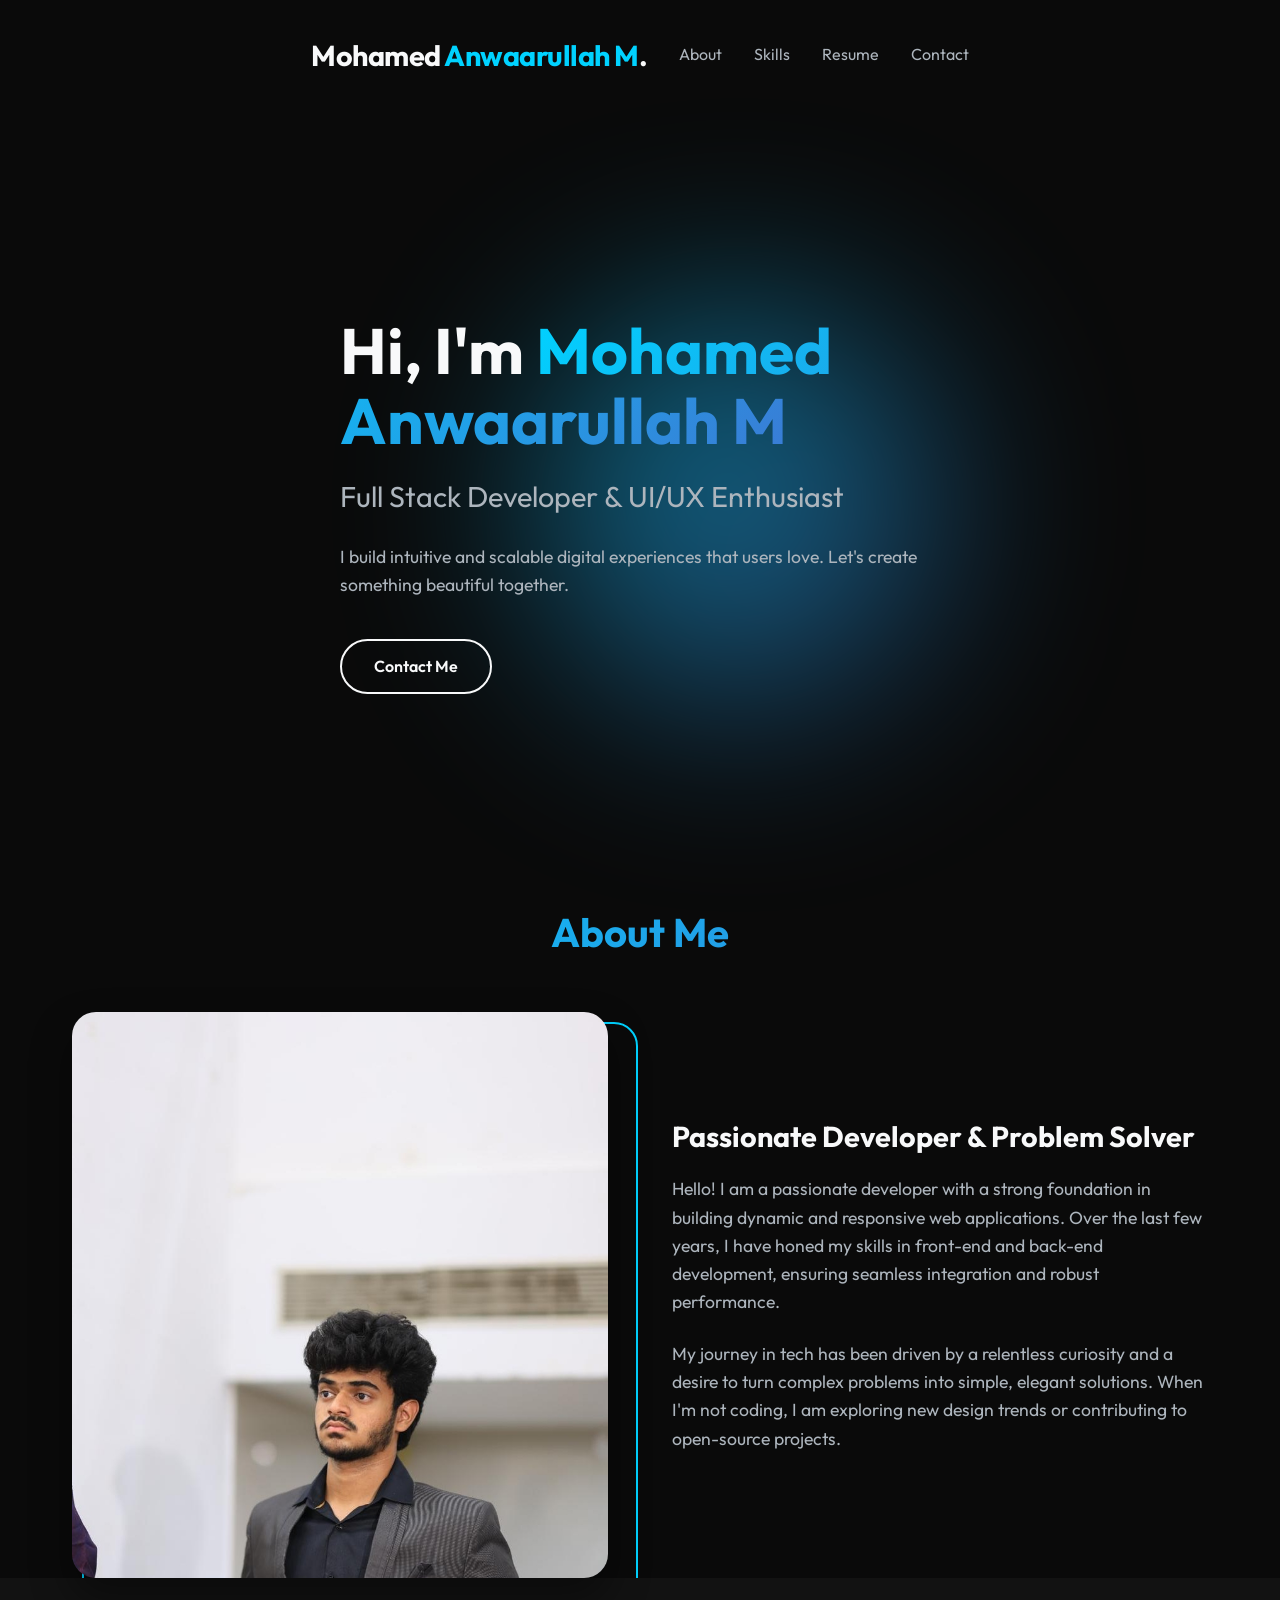
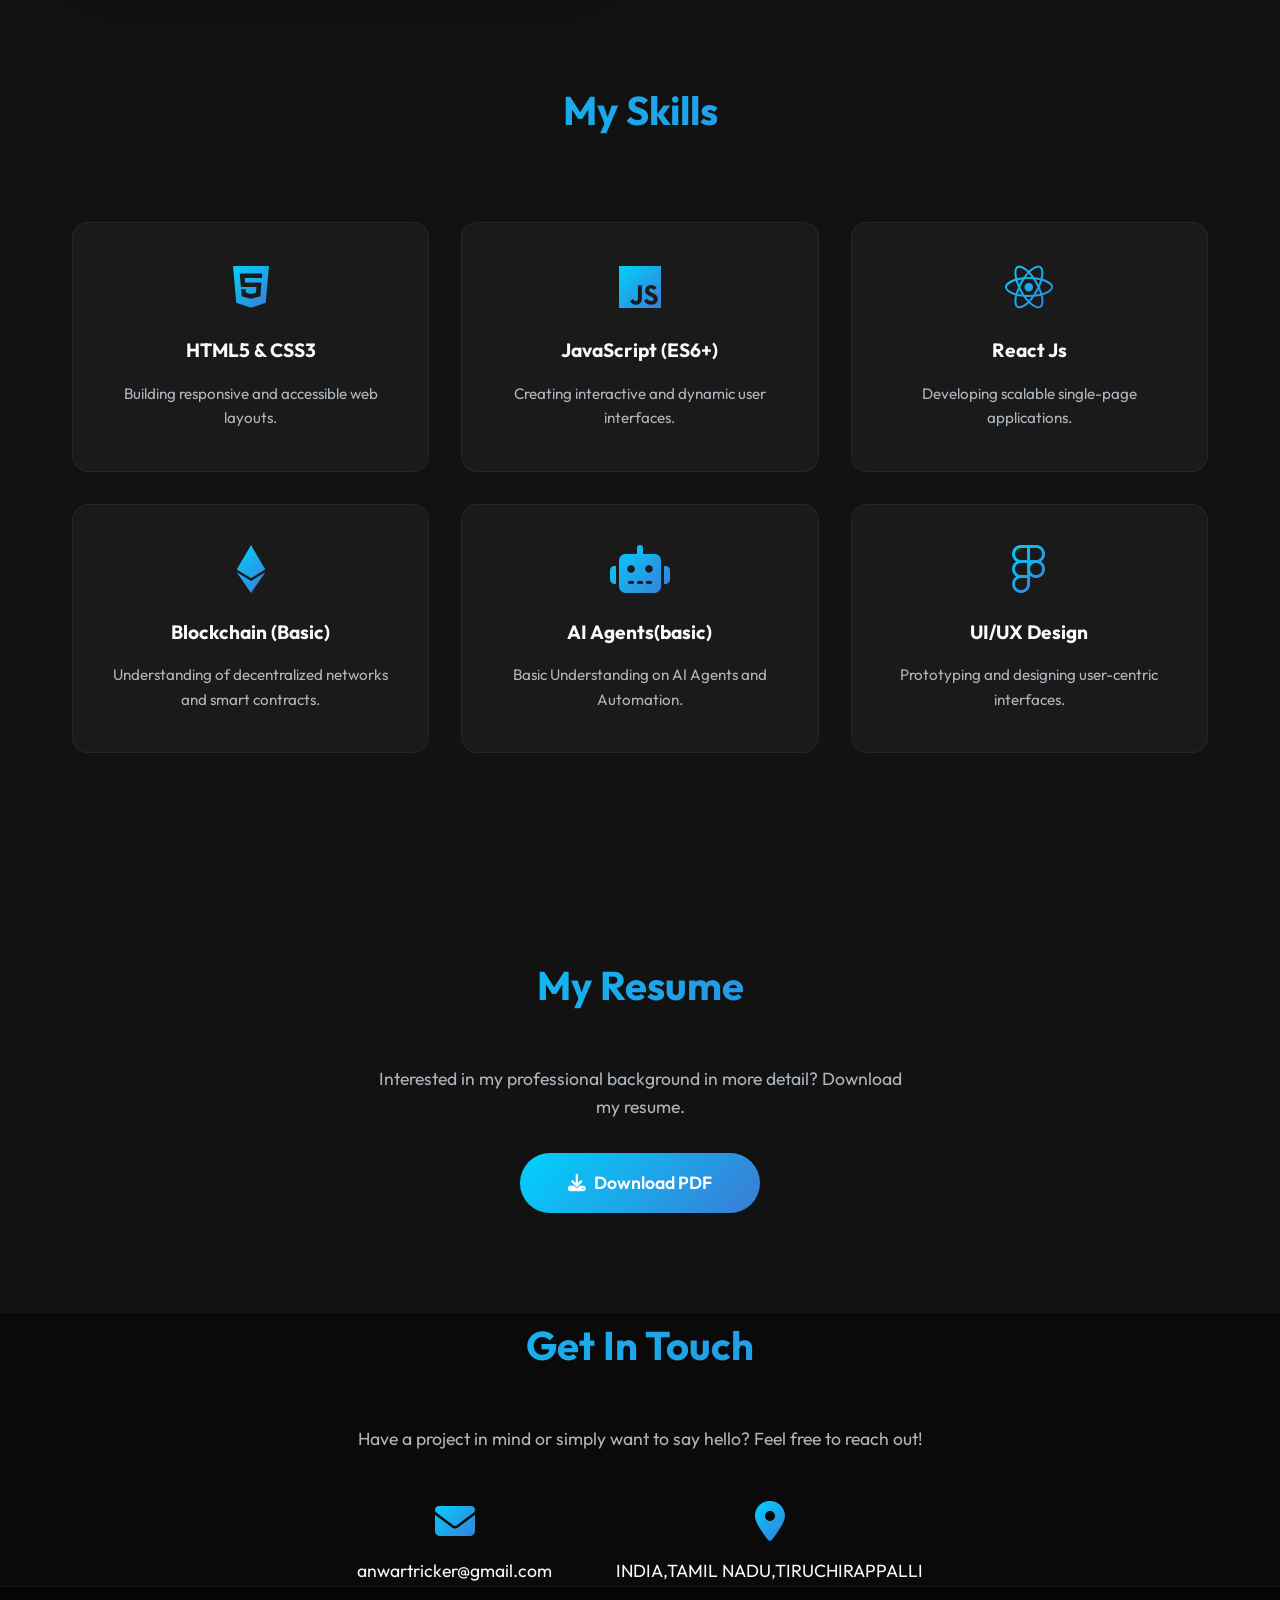
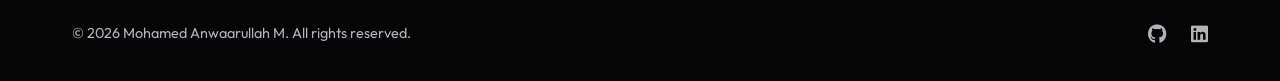
<file: level 1/index.html>
<!DOCTYPE html>
<html lang="en">

<head>
    <meta charset="UTF-8">
    <meta name="viewport" content="width=device-width, initial-scale=1.0">
    <title>My Portfolio</title>
    <link rel="preconnect" href="https://fonts.googleapis.com">
    <link rel="preconnect" href="https://fonts.gstatic.com" crossorigin>
    <link href="https://fonts.googleapis.com/css2?family=Outfit:wght@300;400;600;700&display=swap" rel="stylesheet">
    <link rel="stylesheet" href="style.css">
    <link rel="stylesheet" href="https://cdnjs.cloudflare.com/ajax/libs/font-awesome/6.4.0/css/all.min.css">
</head>

<body>

    <!-- Header Section -->
    <header id="header">
        <div class="container header-container">
            <a href="#" class="logo">Mohamed <span>Anwaarullah M</span>.</a>

            <nav class="navbar">
                <a href="#about">About</a>
                <a href="#skills">Skills</a>
                <a href="#resume">Resume</a>
                <a href="#contact">Contact</a>
            </nav>
        </div>

        <!-- Hero Section (Intro/Tagline) -->
        <div class="hero-section container">
            <div class="hero-content">
                <h1>Hi, I'm <span class="highlight">Mohamed Anwaarullah M</span></h1>
                <h2>Full Stack Developer & UI/UX Enthusiast</h2>
                <p>I build intuitive and scalable digital experiences that users love. Let's create something beautiful
                    together.</p>
                <div class="hero-buttons">
                    <a href="#contact" class="btn btn-secondary">Contact Me</a>
                </div>
            </div>
            <div class="hero-shape">
                <div class="blob"></div>
            </div>
        </div>
    </header>

    <!-- About Section -->
    <section id="about" class="container">
        <h2 class="section-title">About Me</h2>
        <div class="about-content">
            <div class="about-image">
                <img src="./images/professional_photo_vertical.jpg" alt="Mohamed Anwaarullah M - Profile Photo">
            </div>
            <div class="about-text">
                <h3>Passionate Developer & Problem Solver</h3>
                <p>Hello! I am a passionate developer with a strong foundation in building dynamic and responsive web
                    applications. Over the last few years, I have honed my skills in front-end and back-end development,
                    ensuring seamless integration and robust performance.</p>
                <p>My journey in tech has been driven by a relentless curiosity and a desire to turn complex problems
                    into simple, elegant solutions. When I'm not coding, I am exploring new design trends or
                    contributing to open-source projects.</p>
            </div>
        </div>
    </section>

    <!-- Skills Section -->
    <section id="skills" class="bg-darker">
        <div class="container">
            <h2 class="section-title">My Skills</h2>
            <div class="skills-grid">
                <div class="skill-card">
                    <i class="fa-brands fa-html5"></i>
                    <h3>HTML5 & CSS3</h3>
                    <p>Building responsive and accessible web layouts.</p>
                </div>
                <div class="skill-card">
                    <i class="fa-brands fa-js"></i>
                    <h3>JavaScript (ES6+)</h3>
                    <p>Creating interactive and dynamic user interfaces.</p>
                </div>
                <div class="skill-card">
                    <i class="fa-brands fa-react"></i>
                    <h3>React Js</h3>
                    <p>Developing scalable single-page applications.</p>
                </div>
                <div class="skill-card">
                    <i class="fa-brands fa-ethereum"></i>
                    <h3>Blockchain (Basic)</h3>
                    <p>Understanding of decentralized networks and smart contracts.</p>
                </div>
                <div class="skill-card">
                    <i class="fa-solid fa-robot"></i>
                    <h3>AI Agents(basic)</h3>
                    <p>Basic Understanding on AI Agents and Automation.</p>
                </div>
                <div class="skill-card">
                    <i class="fa-brands fa-figma"></i>
                    <h3>UI/UX Design</h3>
                    <p>Prototyping and designing user-centric interfaces.</p>
                </div>
            </div>
        </div>
    </section>

    <!-- Resume Section -->
    <section id="resume" class="bg-darker text-center">
        <div class="container resume-content">
            <h2 class="section-title">My Resume</h2>
            <p>Interested in my professional background in more detail? Download my resume.</p>
            <a href="./anwar resume.pdf" class="btn btn-primary btn-large download-btn" download>
                <i class="fa-solid fa-download"></i> Download PDF
            </a>
        </div>
    </section>

    <!-- Contact Section -->
    <section id="contact" class="container text-center">
        <h2 class="section-title">Get In Touch</h2>
        <p class="contact-subtitle">Have a project in mind or simply want to say hello? Feel free to reach out!</p>

        <div class="contact-info">
            <div class="contact-item">
                <i class="fa-solid fa-envelope"></i>
                <p><a href="mailto:[anwartricker@gmail.com] ">anwartricker@gmail.com</a></p>
            </div>
          <!--  <div class="contact-item">
                <i class="fa-solid fa-phone"></i>
                <p><a href="tel:+1234567890">+1 (234) 567-890</a></p>
            </div>-->
            <div class="contact-item">
                <i class="fa-solid fa-location-dot"></i>
                <p>INDIA,TAMIL NADU,TIRUCHIRAPPALLI</p>
            </div>
        </div>
    </section>

    <!-- Footer Section -->
    <footer>
        <div class="container footer-container">
            <p>&copy; 2026 Mohamed Anwaarullah M. All rights reserved.</p>
            <div class="footer-links">
                <a href="https://github.com/anwarullah2007"><i class="fa-brands fa-github"></i></a>
                <a href="https://www.linkedin.com/in/anwar-ullah-853003349/"><i class="fa-brands fa-linkedin"></i></a>
            </div>
        </div>
    </footer>

</body>

</html>
</file>
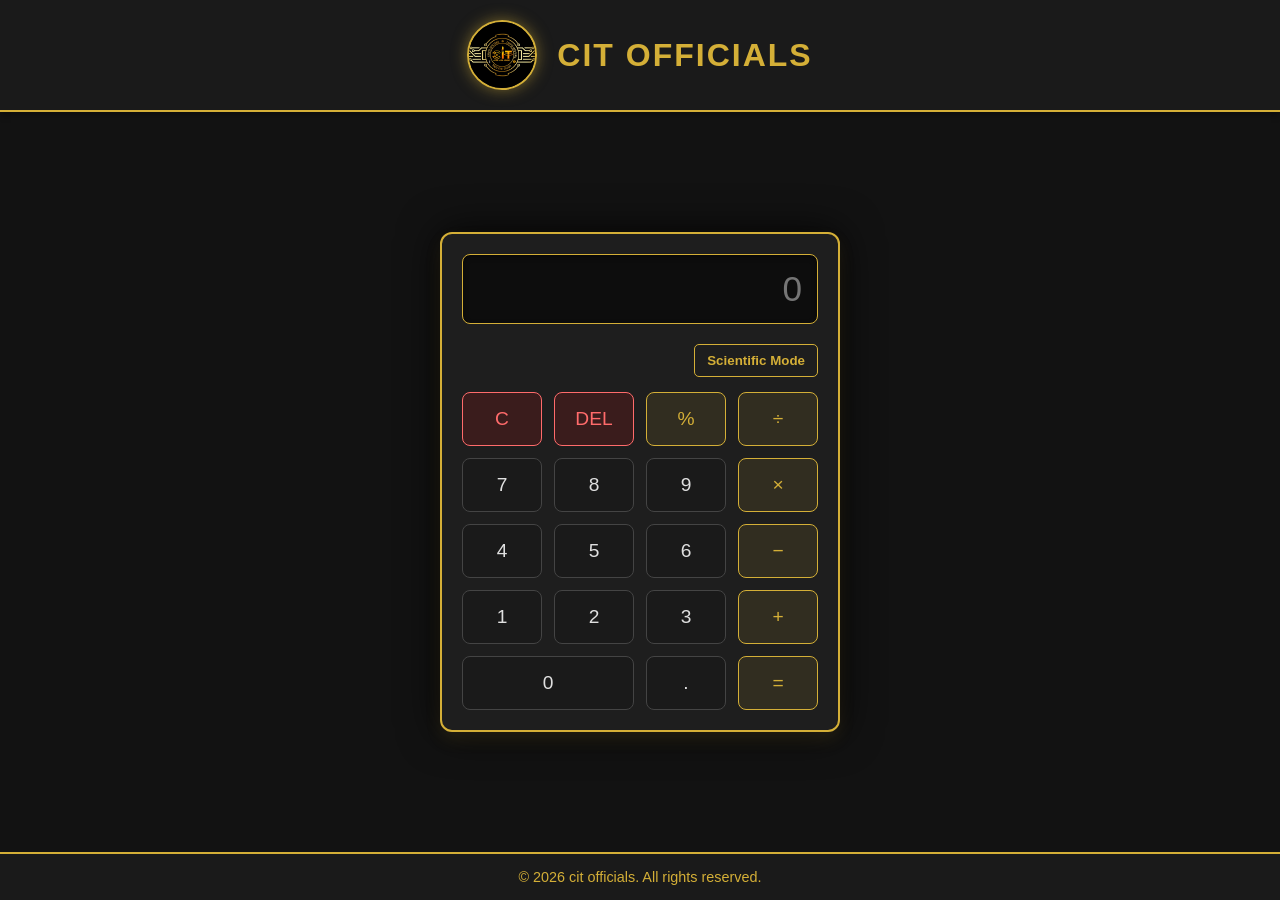
<file: level 3/index.html>
<!DOCTYPE html>
<html lang="en">
<head>
    <meta charset="UTF-8">
    <meta name="viewport" content="width=device-width, initial-scale=1.0">
    <title>cit officials - Calculator</title>
    <link rel="stylesheet" href="styles.css">
</head>
<body>
    <header>
        <img src="./WhatsApp Image 2026-03-16 at 8.09.20 PM.jpeg" alt="CIT Officials Logo" class="logo">
        <h1>cit officials</h1>
    </header>
    
    <main>
        <div class="calculator">
            <div class="display">
                <input type="text" id="calc-display" disabled placeholder="0" />
            </div>
            
            <div class="mode-toggle">
                <button id="toggle-sci">Scientific Mode</button>
            </div>
            
            <div class="buttons grid-basic" id="buttons-container">
                <!-- Scientific Buttons (Hidden by default) -->
                <button class="btn sci hidden" data-action="sin">sin</button>
                <button class="btn sci hidden" data-action="cos">cos</button>
                <button class="btn sci hidden" data-action="tan">tan</button>
                <button class="btn sci hidden" data-action="log">log</button>
                <button class="btn sci hidden" data-action="sqrt">√</button>
                <button class="btn sci hidden" data-action="pow">x^y</button>
                <button class="btn sci hidden" data-action="pi">π</button>
                <button class="btn sci hidden" data-action="e">e</button>
                <button class="btn sci hidden" data-action="(">(</button>
                <button class="btn sci hidden" data-action=")">)</button>

                <!-- Basic Buttons -->
                <button class="btn action" data-action="clear">C</button>
                <button class="btn action" data-action="delete">DEL</button>
                <button class="btn operator" data-action="%">%</button>
                <button class="btn operator" data-action="/">÷</button>

                <button class="btn number">7</button>
                <button class="btn number">8</button>
                <button class="btn number">9</button>
                <button class="btn operator" data-action="*">×</button>

                <button class="btn number">4</button>
                <button class="btn number">5</button>
                <button class="btn number">6</button>
                <button class="btn operator" data-action="-">−</button>

                <button class="btn number">1</button>
                <button class="btn number">2</button>
                <button class="btn number">3</button>
                <button class="btn operator" data-action="+">+</button>

                <button class="btn number span-2">0</button>
                <button class="btn number">.</button>
                <button class="btn operator" data-action="=">=</button>
            </div>
        </div>
    </main>

    <footer>
        <p>&copy; 2026 cit officials. All rights reserved.</p>
    </footer>

    <script src="script.js"></script>
</body>
</html>
</file>
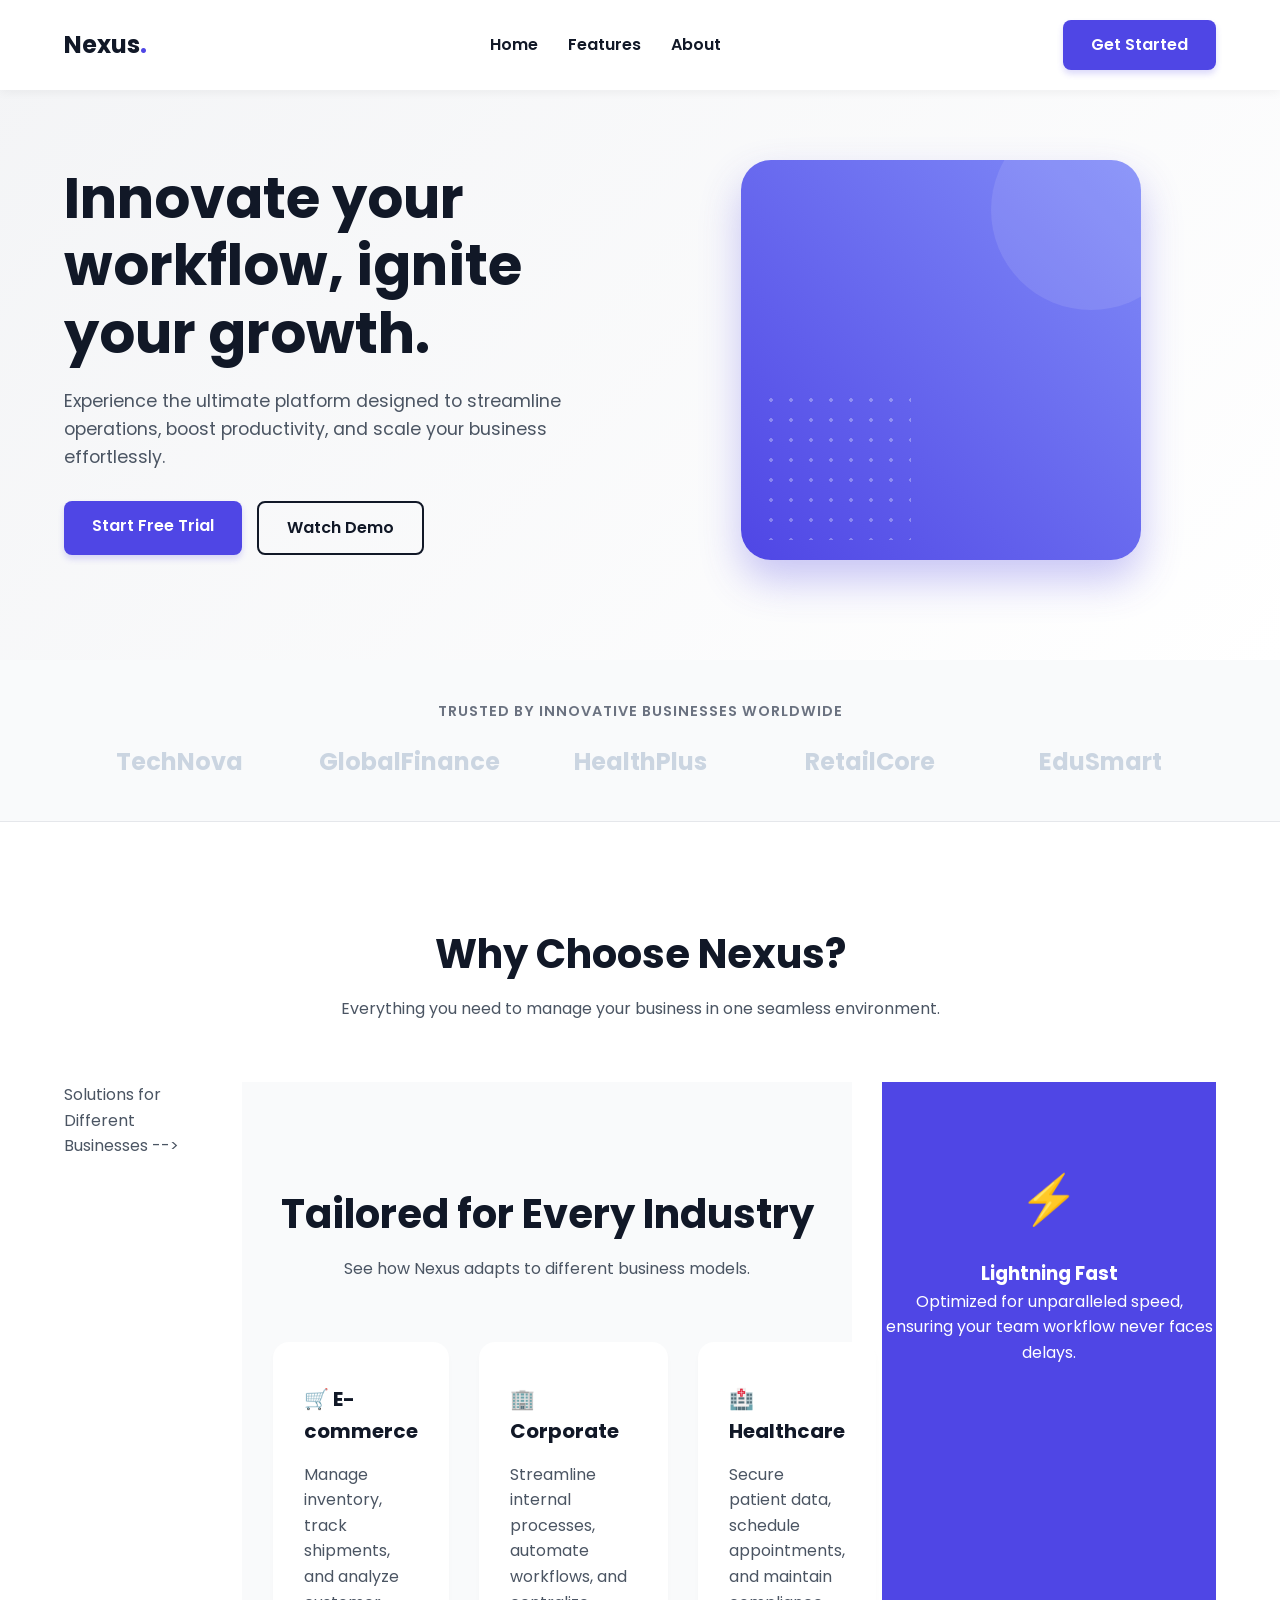
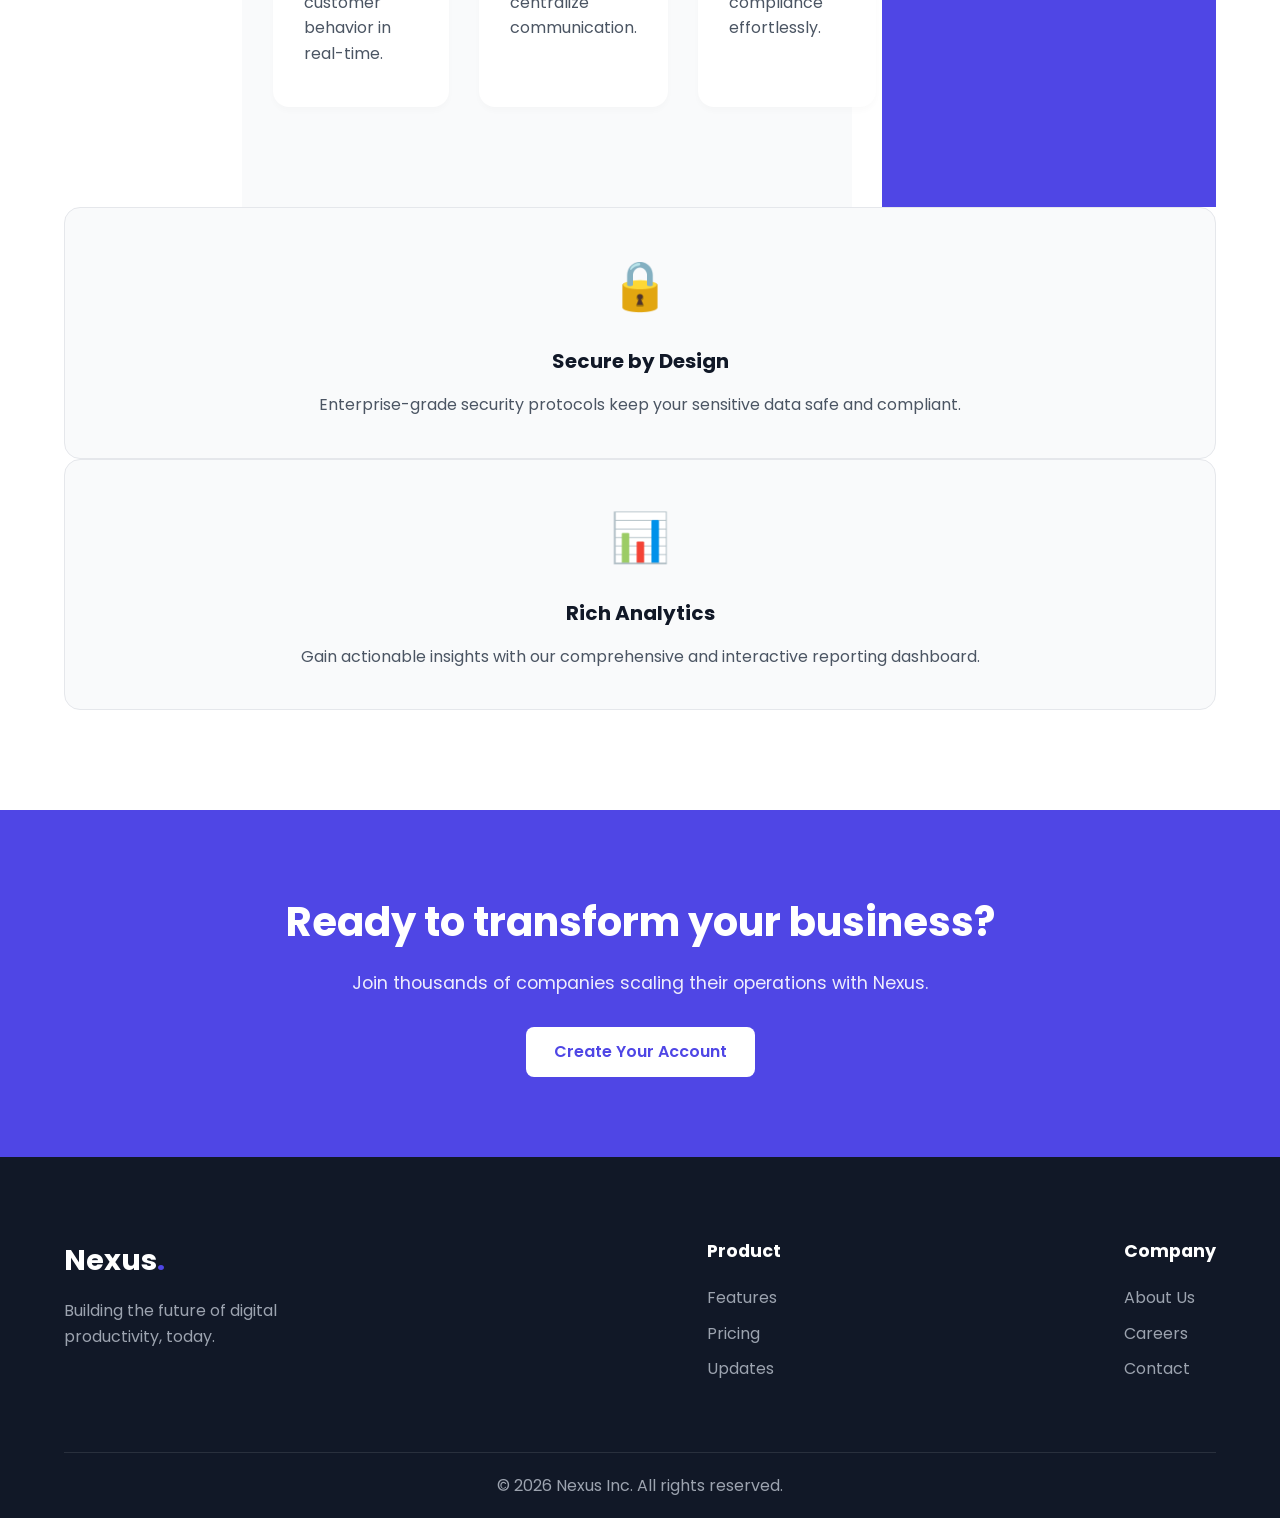
<file: level  2/landing-page/index.html>
<!DOCTYPE html>
<html lang="en">
<head>
    <meta charset="UTF-8">
    <meta name="viewport" content="width=device-width, initial-scale=1.0">
    <title>Nexus - Modern Cloud Solutions</title>
    <link rel="stylesheet" href="styles.css">
    <!-- Importing Poppins Font for a neat, modern look -->
    <link href="https://fonts.googleapis.com/css2?family=Poppins:wght@300;400;600;700&display=swap" rel="stylesheet">
</head>
<body>
    <!-- Header Section -->
    <header class="header">
        <div class="container container-flex">
            <div class="logo">Nexus<span>.</span></div>
            <nav class="nav">
                <ul class="nav-list">
                    <li><a href="#home">Home</a></li>
                    <li><a href="#features">Features</a></li>
                    <li><a href="#about">About</a></li>
                </ul>
            </nav>
            <a href="#contact" class="btn btn-primary nav-cta">Get Started</a>
        </div>
    </header>

    <!-- Hero Section -->
    <section class="hero" id="home">
        <div class="container hero-flex">
            <div class="hero-content animate-up">
                <h1>Innovate your workflow, ignite your growth.</h1>
                <p>Experience the ultimate platform designed to streamline operations, boost productivity, and scale your business effortlessly.</p>
                <div class="hero-buttons">
                    <a href="#" class="btn btn-primary">Start Free Trial</a>
                    <a href="#" class="btn btn-outline">Watch Demo</a>
                </div>
            </div>
            <div class="hero-image">
                <!-- A CSS styled graphical placeholder representing the neat design -->
                <div class="art-box">
                    <div class="circle"></div>
                    <div class="dots"></div>
                </div>
            </div>
        </div>
    </section>

    <!-- Partners / Businesses Section (Animated Marquee) -->
    <section class="partners reveal">
        <div class="container">
            <p>TRUSTED BY INNOVATIVE BUSINESSES WORLDWIDE</p>
            <div class="marquee-track">
                <div class="marquee-container">
                    <div class="partner-logo">TechNova</div>
                    <div class="partner-logo">GlobalFinance</div>
                    <div class="partner-logo">HealthPlus</div>
                    <div class="partner-logo">RetailCore</div>
                    <div class="partner-logo">EduSmart</div>
                    <!-- Duplicate for infinite scroll -->
                    <div class="partner-logo">TechNova</div>
                    <div class="partner-logo">GlobalFinance</div>
                    <div class="partner-logo">HealthPlus</div>
                    <div class="partner-logo">RetailCore</div>
                    <div class="partner-logo">EduSmart</div>
                </div>
            </div>
        </div>
    </section>

    <!-- Features Section (Columns Layout) -->
    <section class="features reveal" id="features">
        <div class="container">
            <div class="section-title">
                <h2>Why Choose Nexus?</h2>
                <p>Everything you need to manage your business in one seamless environment.</p>
            </div>
            
            <div class="features-grid">
         Solutions for Different Businesses -->
    <section class="solutions reveal" id="solutions">
        <div class="container">
            <div class="section-title">
                <h2>Tailored for Every Industry</h2>
                <p>See how Nexus adapts to different business models.</p>
            </div>
            <div class="features-grid">
                <div class="solution-card">
                    <h3>🛒 E-commerce</h3>
                    <p>Manage inventory, track shipments, and analyze customer behavior in real-time.</p>
                </div>
                <div class="solution-card">
                    <h3>🏢 Corporate</h3>
                    <p>Streamline internal processes, automate workflows, and centralize communication.</p>
                </div>
                <div class="solution-card">
                    <h3>🏥 Healthcare</h3>
                    <p>Secure patient data, schedule appointments, and maintain compliance effortlessly.</p>
                </div>
            </div>
        </div>
    </section>

    <!-- Call to Action Section -->
    <section class="cta revealass="feature-card">
                    <div class="feature-icon">⚡</div>
                    <h3>Lightning Fast</h3>
                    <p>Optimized for unparalleled speed, ensuring your team workflow never faces delays.</p>
                </div>
                <!-- Feature 2 -->
                <div class="feature-card">
                    <div class="feature-icon">🔒</div>
                    <h3>Secure by Design</h3>
                    <p>Enterprise-grade security protocols keep your sensitive data safe and compliant.</p>
                </div>
                <!-- Feature 3 -->
                <div class="feature-card">
                    <div class="feature-icon">📊</div>
                    <h3>Rich Analytics</h3>
                    <p>Gain actionable insights with our comprehensive and interactive reporting dashboard.</p>
                </div>
            </div>
        </div>
    </section>

    <!-- Call to Action Section -->
    <section class="cta">
        <div class="container cta-content">
            <h2>Ready to transform your business?</h2>
            <p>Join thousands of companies scaling their operations with Nexus.</p>
            <a href="#" class="btn btn-light">Create Your Account</a>
        </div>
    </section>

    <!-- Footer Section -->
    <footer class="footer">
        <div class="container footer-grid">
            <div class="footer-brand">

    <!-- Scroll Animation Script -->
    <script>
        function reveal() {
            var reveals = document.querySelectorAll(".reveal");
            for (var i = 0; i < reveals.length; i++) {
                var windowHeight = window.innerHeight;
                var elementTop = reveals[i].getBoundingClientRect().top;
                var elementVisible = 100;
                if (elementTop < windowHeight - elementVisible) {
                    reveals[i].classList.add("active");
                }
            }
        }
        window.addEventListener("scroll", reveal);
        reveal(); // Trigger on load
    </script>
                <h3>Nexus<span>.</span></h3>
                <p>Building the future of digital productivity, today.</p>
            </div>
            <div class="footer-links">
                <h4>Product</h4>
                <ul>
                    <li><a href="#">Features</a></li>
                    <li><a href="#">Pricing</a></li>
                    <li><a href="#">Updates</a></li>
                </ul>
            </div>
            <div class="footer-links">
                <h4>Company</h4>
                <ul>
                    <li><a href="#">About Us</a></li>
                    <li><a href="#">Careers</a></li>
                    <li><a href="#">Contact</a></li>
                </ul>
            </div>
        </div>
        <div class="container footer-bottom">
            <p>&copy; 2026 Nexus Inc. All rights reserved.</p>
        </div>
    </footer>
</body>
</html>
</file>
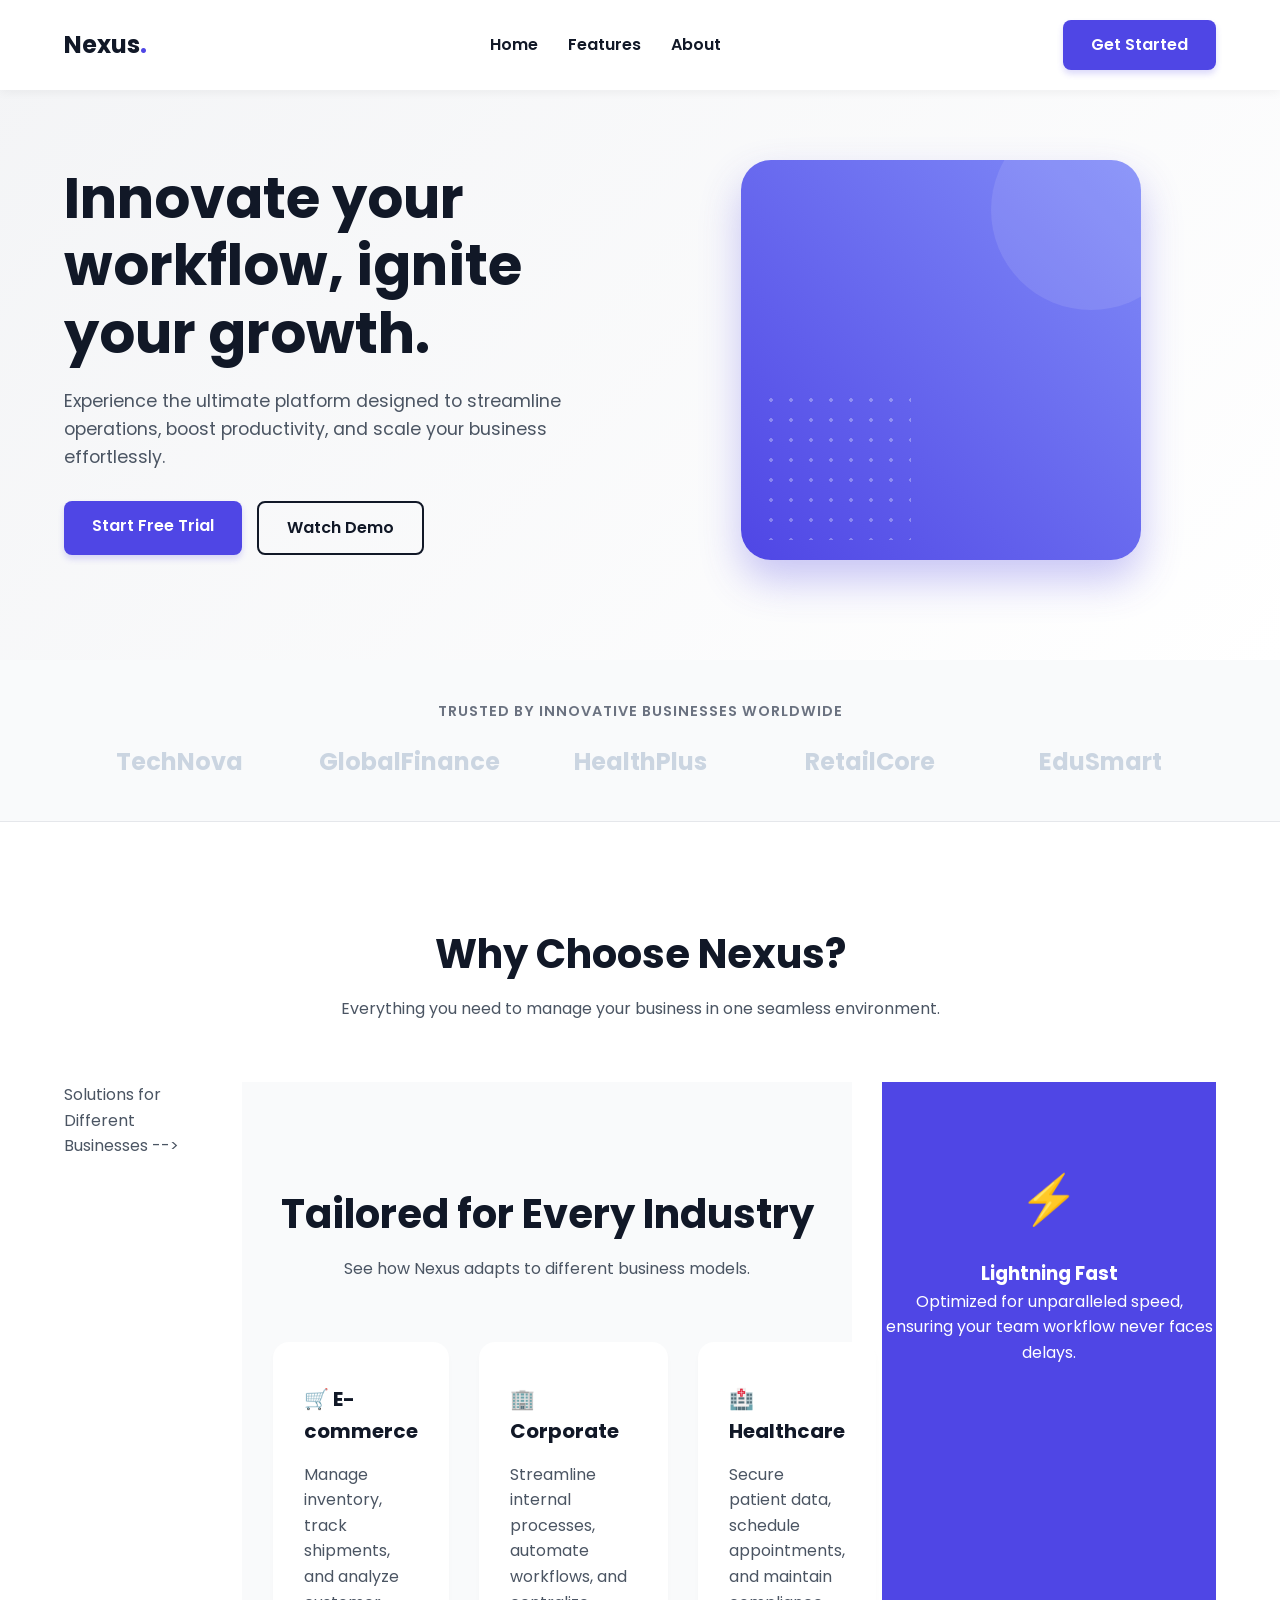
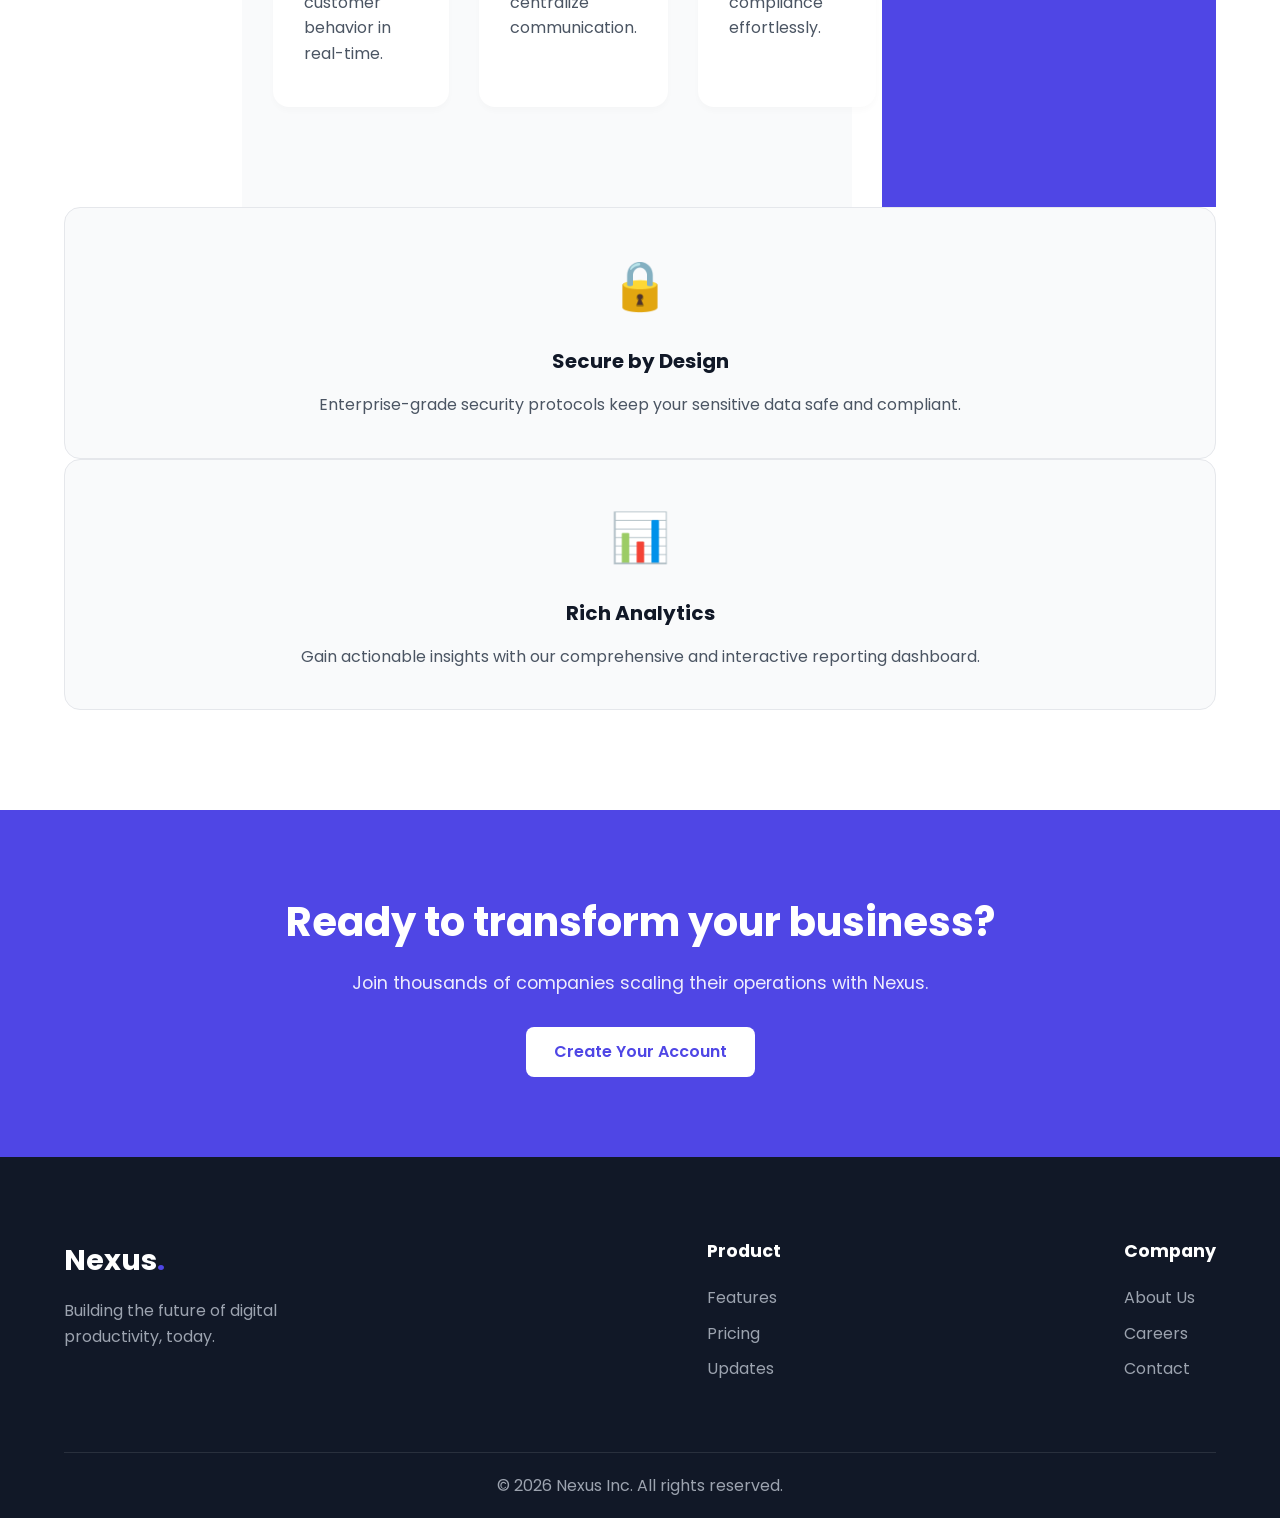
<file: task 2/landing-page/index.html>
<!DOCTYPE html>
<html lang="en">
<head>
    <meta charset="UTF-8">
    <meta name="viewport" content="width=device-width, initial-scale=1.0">
    <title>Nexus - Modern Cloud Solutions</title>
    <link rel="stylesheet" href="styles.css">
    
    <link href="https://fonts.googleapis.com/css2?family=Poppins:wght@300;400;600;700&display=swap" rel="stylesheet">
</head>
<body>
   
    <header class="header">
        <div class="container container-flex">
            <div class="logo">Nexus<span>.</span></div>
            <nav class="nav">
                <ul class="nav-list">
                    <li><a href="#home">Home</a></li>
                    <li><a href="#features">Features</a></li>
                    <li><a href="#about">About</a></li>
                </ul>
            </nav>
            <a href="#contact" class="btn btn-primary nav-cta">Get Started</a>
        </div>
    </header>

    
    <section class="hero" id="home">
        <div class="container hero-flex">
            <div class="hero-content animate-up">
                <h1>Innovate your workflow, ignite your growth.</h1>
                <p>Experience the ultimate platform designed to streamline operations, boost productivity, and scale your business effortlessly.</p>
                <div class="hero-buttons">
                    <a href="#" class="btn btn-primary">Start Free Trial</a>
                    <a href="#" class="btn btn-outline">Watch Demo</a>
                </div>
            </div>
         <div class="hero-image">
               
                <div class="art-box">
                    <div class="circle"></div>
                    <div class="dots"></div>
                </div>
            </div>
        </div>
    </section>

    
    <section class="partners reveal">
        <div class="container">
            <p>TRUSTED BY INNOVATIVE BUSINESSES WORLDWIDE</p>
            <div class="marquee-track">
                <div class="marquee-container">
                    <div class="partner-logo">TechNova</div>
                    <div class="partner-logo">GlobalFinance</div>
                    <div class="partner-logo">HealthPlus</div>
                    <div class="partner-logo">RetailCore</div>
                    <div class="partner-logo">EduSmart</div>
                    
                    <div class="partner-logo">TechNova</div>
                    <div class="partner-logo">GlobalFinance</div>
                    <div class="partner-logo">HealthPlus</div>
                    <div class="partner-logo">RetailCore</div>
                    <div class="partner-logo">EduSmart</div>
                </div>
            </div>
        </div>
    </section>

    <section class="features reveal" id="features">
        <div class="container">
            <div class="section-title">
                <h2>Why Choose Nexus?</h2>
                <p>Everything you need to manage your business in one seamless environment.</p>
            </div>
            
            <div class="features-grid">
         Solutions for Different Businesses -->
    <section class="solutions reveal" id="solutions">
        <div class="container">
            <div class="section-title">
                <h2>Tailored for Every Industry</h2>
                <p>See how Nexus adapts to different business models.</p>
            </div>
            <div class="features-grid">
                <div class="solution-card">
                    <h3>🛒 E-commerce</h3>
                    <p>Manage inventory, track shipments, and analyze customer behavior in real-time.</p>
                </div>
                <div class="solution-card">
                    <h3>🏢 Corporate</h3>
                    <p>Streamline internal processes, automate workflows, and centralize communication.</p>
                </div>
                <div class="solution-card">
                    <h3>🏥 Healthcare</h3>
                    <p>Secure patient data, schedule appointments, and maintain compliance effortlessly.</p>
                </div>
            </div>
        </div>
    </section>

    <section class="cta revealass="feature-card">
                    <div class="feature-icon">⚡</div>
                    <h3>Lightning Fast</h3>
                    <p>Optimized for unparalleled speed, ensuring your team workflow never faces delays.</p>
                </div>
                <!-- Feature 2 -->
                <div class="feature-card">
                    <div class="feature-icon">🔒</div>
                    <h3>Secure by Design</h3>
                    <p>Enterprise-grade security protocols keep your sensitive data safe and compliant.</p>
                </div>
                <!-- Feature 3 -->
                <div class="feature-card">
                    <div class="feature-icon">📊</div>
                    <h3>Rich Analytics</h3>
                    <p>Gain actionable insights with our comprehensive and interactive reporting dashboard.</p>
                </div>
            </div>
        </div>
    </section>

  
    <section class="cta">
        <div class="container cta-content">
            <h2>Ready to transform your business?</h2>
            <p>Join thousands of companies scaling their operations with Nexus.</p>
            <a href="#" class="btn btn-light">Create Your Account</a>
        </div>
    </section>

    <footer class="footer">
        <div class="container footer-grid">
            <div class="footer-brand">

   
    <script>
        function reveal() {
            var reveals = document.querySelectorAll(".reveal");
            for (var i = 0; i < reveals.length; i++) {
                var windowHeight = window.innerHeight;
                var elementTop = reveals[i].getBoundingClientRect().top;
                var elementVisible = 100;
                if (elementTop < windowHeight - elementVisible) {
                    reveals[i].classList.add("active");
                }
            }
        }
        window.addEventListener("scroll", reveal);
        reveal();
    </script>
                <h3>Nexus<span>.</span></h3>
                <p>Building the future of digital productivity, today.</p>
            </div>
            <div class="footer-links">
                <h4>Product</h4>
                <ul>
                    <li><a href="#">Features</a></li>
                    <li><a href="#">Pricing</a></li>
                    <li><a href="#">Updates</a></li>
                </ul>
            </div>
            <div class="footer-links">
                <h4>Company</h4>
                <ul>
                    <li><a href="#">About Us</a></li>
                    <li><a href="#">Careers</a></li>
                    <li><a href="#">Contact</a></li>
                </ul>
            </div>
        </div>
        <div class="container footer-bottom">
            <p>&copy; 2026 Nexus Inc. All rights reserved.</p>
        </div>
    </footer>
</body>
</html>
</file>
<file: level 1/style.css>
:root {
    --bg-primary: #0a0a0a;
    --bg-secondary: #121212;
    --bg-card: #1a1a1a;
    --text-primary: #f8f9fa;
    --text-secondary: #adb5bd;
    --accent-light: #00d2ff;
    --accent-dark: #3a7bd5;
    --accent-gradient: linear-gradient(135deg, var(--accent-light) 0%, var(--accent-dark) 100%);

    --font-main: 'Outfit', sans-serif;

    /* Spacing & Sizes */
    --container-max-width: 1200px;
    --section-padding: 100px 0;
    --radius-sm: 8px;
    --radius-md: 16px;
    --radius-lg: 24px;

    /* Transitions */
    --transition-fast: 0.2s ease;
    --transition-normal: 0.3s ease;
}

* {
    margin: 0;
    padding: 0;
    box-sizing: border-box;
}

html {
    scroll-behavior: smooth;
}

body {
    font-family: var(--font-main);
    background-color: var(--bg-primary);
    color: var(--text-primary);
    line-height: 1.6;
    overflow-x: hidden;
}

a {
    text-decoration: none;
    color: inherit;
    transition: color var(--transition-fast);
}

img {
    max-width: 100%;
    display: block;
}

/* --- Layout & Utilities --- */
.container {
    max-width: var(--container-max-width);
    margin: 0 auto;
    padding: 0 2rem;
}

.text-center {
    text-align: center;
}

.bg-darker {
    background-color: var(--bg-secondary);
}

section {
    padding: var(--section-padding);
}

.section-title {
    font-size: 2.5rem;
    font-weight: 700;
    margin-bottom: 3rem;
    text-align: center;
    background: var(--accent-gradient);
    -webkit-background-clip: text;
    background-clip: text;
    -webkit-text-fill-color: transparent;
    display: inline-block;
    width: 100%;
}

.highlight {
    background: var(--accent-gradient);
    -webkit-background-clip: text;
    background-clip: text;
    -webkit-text-fill-color: transparent;
}

/* --- Buttons --- */
.btn {
    display: inline-flex;
    align-items: center;
    justify-content: center;
    padding: 0.8rem 2rem;
    border-radius: 50px;
    font-weight: 600;
    font-size: 1rem;
    cursor: pointer;
    transition: all var(--transition-normal);
    gap: 0.5rem;
}

.btn-primary {
    background: var(--accent-gradient);
    color: #fff;
    border: none;
}

.btn-primary:hover {
    transform: translateY(-3px);
    box-shadow: 0 10px 20px rgba(0, 210, 255, 0.3);
}

.btn-secondary {
    background: transparent;
    color: var(--text-primary);
    border: 2px solid var(--text-primary);
}

.btn-secondary:hover {
    background: var(--text-primary);
    color: var(--bg-primary);
}

.btn-outline {
    background: transparent;
    color: var(--accent-light);
    border: 1px solid var(--accent-light);
}

.btn-outline:hover {
    background: var(--accent-gradient);
    color: #fff;
    border-color: transparent;
}

.btn-large {
    padding: 1rem 3rem;
    font-size: 1.1rem;
}

/* --- Header & Navigation --- */
#header {
    position: relative;
    min-height: 100vh;
    display: flex;
    flex-direction: column;
}

.header-container {
    display: flex;
    justify-content: space-between;
    align-items: center;
    padding-top: 2rem;
    padding-bottom: 2rem;
    gap: 2rem;
    flex-wrap: wrap;
}

.logo {
    font-size: 1.8rem;
    font-weight: 700;
    letter-spacing: -0.5px;
}

.logo span {
    color: var(--accent-light);
}

.navbar {
    display: flex;
    gap: 2rem;
}

.navbar a {
    font-size: 1rem;
    font-weight: 400;
    color: var(--text-secondary);
    position: relative;
}

.navbar a:hover {
    color: var(--text-primary);
}

.navbar a::after {
    content: '';
    position: absolute;
    width: 0;
    height: 2px;
    bottom: -4px;
    left: 0;
    background: var(--accent-gradient);
    transition: width var(--transition-normal);
}

.navbar a:hover::after {
    width: 100%;
}

/* --- Hero Section --- */
.hero-section {
    flex: 1;
    display: flex;
    align-items: center;
    justify-content: space-between;
    position: relative;
    z-index: 1;
}

.hero-content {
    max-width: 600px;
}

.hero-content h1 {
    font-size: 4rem;
    line-height: 1.1;
    margin-bottom: 1rem;
    font-weight: 700;
}

.hero-content h2 {
    font-size: 1.8rem;
    font-weight: 400;
    color: var(--text-secondary);
    margin-bottom: 1.5rem;
}

.hero-content p {
    font-size: 1.1rem;
    color: var(--text-secondary);
    margin-bottom: 2.5rem;
}

.hero-buttons {
    display: flex;
    gap: 1rem;
}

.hero-shape {
    position: absolute;
    right: 5%;
    top: 50%;
    transform: translateY(-50%);
    width: 400px;
    height: 400px;
    z-index: -1;
    filter: blur(100px);
    opacity: 0.5;
}

.blob {
    width: 100%;
    height: 100%;
    background: var(--accent-gradient);
    border-radius: 50%;
    animation: pulse 6s infinite alternate;
}

@keyframes pulse {
    0% {
        transform: scale(1);
    }

    100% {
        transform: scale(1.2);
    }
}

/* --- About Section --- */
.about-content {
    display: flex;
    align-items: center;
    gap: 4rem;
}

.about-image {
    flex: 1;
    position: relative;
}

.about-image img {
    border-radius: var(--radius-lg);
    box-shadow: 0 20px 40px rgba(0, 0, 0, 0.4);
    transition: transform var(--transition-normal);
}

.about-image:hover img {
    transform: translateY(-10px);
}

.about-image::before {
    content: '';
    position: absolute;
    inset: -10px;
    border: 2px solid var(--accent-light);
    border-radius: var(--radius-lg);
    z-index: -1;
    transform: translate(20px, 20px);
    transition: transform var(--transition-normal);
}

.about-image:hover::before {
    transform: translate(10px, 10px);
}

.about-text {
    flex: 1;
}

.about-text h3 {
    font-size: 1.8rem;
    margin-bottom: 1rem;
}

.about-text p {
    color: var(--text-secondary);
    margin-bottom: 1.5rem;
    font-size: 1.1rem;
}

/* --- Skills Section --- */
.skills-grid {
    display: grid;
    grid-template-columns: repeat(auto-fit, minmax(280px, 1fr));
    gap: 2rem;
    margin-top: 2rem;
}

.skill-card {
    background-color: var(--bg-card);
    padding: 2.5rem;
    border-radius: var(--radius-md);
    text-align: center;
    transition: all var(--transition-normal);
    border: 1px solid rgba(255, 255, 255, 0.05);
}

.skill-card:hover {
    transform: translateY(-10px);
    border-color: rgba(0, 210, 255, 0.3);
    box-shadow: 0 10px 30px rgba(0, 0, 0, 0.5);
}

.skill-card i {
    font-size: 3rem;
    margin-bottom: 1.5rem;
    background: var(--accent-gradient);
    -webkit-background-clip: text;
    background-clip: text;
    -webkit-text-fill-color: transparent;
}

.skill-card h3 {
    font-size: 1.2rem;
    margin-bottom: 1rem;
}

.skill-card p {
    color: var(--text-secondary);
    font-size: 0.95rem;
}


/* --- Resume Section --- */
.resume-content {
    max-width: 600px;
}

.resume-content p {
    color: var(--text-secondary);
    margin-bottom: 2rem;
    font-size: 1.1rem;
}

/* --- Contact Section --- */
.contact-subtitle {
    color: var(--text-secondary);
    margin-bottom: 3rem;
    font-size: 1.1rem;
}

.contact-info {
    display: flex;
    justify-content: center;
    gap: 4rem;
    flex-wrap: wrap;
}

.contact-item {
    display: flex;
    flex-direction: column;
    align-items: center;
    gap: 1rem;
}

.contact-item i {
    font-size: 2.5rem;
    background: var(--accent-gradient);
    -webkit-background-clip: text;
    background-clip: text;
    -webkit-text-fill-color: transparent;
}

.contact-item p {
    font-size: 1.1rem;
}

.contact-item a:hover {
    color: var(--accent-light);
}

/* --- Footer --- */
footer {
    background-color: #050505;
    padding: 2rem 0;
    border-top: 1px solid rgba(255, 255, 255, 0.05);
}

.footer-container {
    display: flex;
    justify-content: space-between;
    align-items: center;
}

footer p {
    color: var(--text-secondary);
    font-size: 0.9rem;
}

.footer-links {
    display: flex;
    gap: 1.5rem;
}

.footer-links a {
    color: var(--text-secondary);
    font-size: 1.2rem;
}

.footer-links a:hover {
    color: var(--accent-light);
}

/* --- Responsive --- */
@media (max-width: 900px) {
    .about-content {
        flex-direction: column;
    }

    .about-image {
        width: 80%;
    }
}

@media (max-width: 768px) {
    .header-container {
        flex-direction: column;
        gap: 1rem;
    }

    .hero-content h1 {
        font-size: 3rem;
    }

    .hero-buttons {
        flex-direction: column;
    }

    .contact-info {
        gap: 2rem;
        flex-direction: column;
    }

    .footer-container {
        flex-direction: column;
        gap: 1rem;
        text-align: center;
    }
}
</file>
<file: level 3/styles.css>
* {
    box-sizing: border-box;
    margin: 0;
    padding: 0;
    font-family: 'Segoe UI', Tahoma, Geneva, Verdana, sans-serif;
}

body {
    background-color: #121212; /* Black theme */
    color: #d4af37; /* Gold text */
    display: flex;
    flex-direction: column;
    min-height: 100vh;
}

header {
    background-color: #1a1a1a;
    padding: 20px;
    text-align: center;
    border-bottom: 2px solid #d4af37;
    box-shadow: 0 4px 6px rgba(0, 0, 0, 0.3);
    display: flex;
    flex-direction: row;
    justify-content: center;
    align-items: center;
    gap: 20px;
}

.logo {
    width: 70px;
    height: 70px;
    object-fit: cover;
    border-radius: 50%;
    border: 2px solid #d4af37;
    box-shadow: 0 0 15px rgba(212, 175, 55, 0.5);
    animation: glowPulse 2s infinite alternate, slowSpin 20s linear infinite;
}

@keyframes glowPulse {
    from {
        box-shadow: 0 0 10px rgba(212, 175, 55, 0.4);
    }
    to {
        box-shadow: 0 0 25px rgba(212, 175, 55, 0.9);
    }
}

@keyframes slowSpin {
    from { transform: rotate(0deg); }
    to { transform: rotate(360deg); }
}

header h1 {
    font-size: 2rem;
    letter-spacing: 2px;
    text-transform: uppercase;
}

main {
    flex-grow: 1;
    display: flex;
    justify-content: center;
    align-items: center;
    padding: 20px;
}

.calculator {
    background-color: #1e1e1e;
    border: 2px solid #d4af37;
    border-radius: 12px;
    padding: 20px;
    width: 100%;
    max-width: 400px;
    box-shadow: 0 8px 16px rgba(212, 175, 55, 0.1), 0 0 40px rgba(0, 0, 0, 0.8);
    transition: max-width 0.3s ease;
}

.calculator.scientific {
    max-width: 550px;
}

.display {
    margin-bottom: 20px;
}

#calc-display {
    width: 100%;
    height: 70px;
    background-color: #0d0d0d;
    color: #d4af37;
    border: 1px solid #d4af37;
    border-radius: 8px;
    font-size: 2.2rem;
    text-align: right;
    padding: 10px 15px;
    box-shadow: inset 0 2px 5px rgba(0,0,0,0.5);
}

.mode-toggle {
    text-align: right;
    margin-bottom: 15px;
}

#toggle-sci {
    background: none;
    border: 1px solid #d4af37;
    color: #d4af37;
    padding: 8px 12px;
    border-radius: 5px;
    cursor: pointer;
    font-weight: bold;
    transition: all 0.3s ease;
}

#toggle-sci:hover {
    background: #d4af37;
    color: #121212;
}

/* CSS Grid for Buttons */
.buttons {
    display: grid;
    gap: 12px;
}

.grid-basic {
    grid-template-columns: repeat(4, 1fr);
}

.grid-scientific {
    grid-template-columns: repeat(5, 1fr);
}

.btn {
    background-color: #2a2a2a;
    color: #e0e0e0;
    border: 1px solid #444;
    border-radius: 8px;
    padding: 15px;
    font-size: 1.2rem;
    font-weight: 500;
    cursor: pointer;
    transition: background-color 0.2s, transform 0.1s, border-color 0.2s;
    user-select: none;
}

.btn:hover {
    background-color: #3a3a3a;
    border-color: #d4af37;
}

.btn:active {
    transform: scale(0.95);
}

.btn.number {
    background-color: #1a1a1a;
}

.btn.operator {
    background-color: rgba(212, 175, 55, 0.1);
    color: #d4af37;
    border-color: #d4af37;
}

.btn.action {
    background-color: #3a1c1c;
    color: #ff6b6b;
    border-color: #ff6b6b;
}

.btn.sci {
    background-color: #1a2a3a;
    border-color: #64b5f6;
    color: #64b5f6;
}

.btn.hidden {
    display: none;
}

.span-2 {
    grid-column: span 2;
}

footer {
    background-color: #1a1a1a;
    text-align: center;
    padding: 15px;
    border-top: 2px solid #d4af37;
    font-size: 0.9rem;
}

/* Responsive Design */
@media (max-width: 600px) {
    .calculator.scientific {
        max-width: 100%;
    }
    .grid-scientific {
        grid-template-columns: repeat(4, 1fr);
    }
    .btn.sci {
        font-size: 1rem;
        padding: 10px;
    }
}

@media (max-width: 400px) {
    .calculator {
        padding: 15px;
    }
    .btn {
        padding: 12px;
        font-size: 1rem;
    }
    #calc-display {
        font-size: 1.8rem;
        height: 60px;
    }
}
</file>
<file: level  2/landing-page/styles.css>
/* Reset & Base Styles */
* {
    margin: 0;
    padding: 0;
    box-sizing: border-box;
}

:root {
    --primary-color: #4f46e5;
    --primary-hover: #4338ca;
    --secondary-color: #111827;
    --text-color: #4b5563;
    --bg-light: #f9fafb;
    --white: #ffffff;
    --transition: 0.3s ease-in-out;
}

html {
    scroll-behavior: smooth;
}

body {
    font-family: 'Poppins', sans-serif;
    color: var(--text-color);
    background-color: var(--white);
    line-height: 1.6;
}

/* Layout Utilities */
.container {
    width: 90%;
    max-width: 1200px;
    margin: 0 auto;
}

.btn {
    display: inline-block;
    padding: 12px 28px;
    border-radius: 8px;
    font-weight: 600;
    text-decoration: none;
    transition: var(--transition);
    cursor: pointer;
    border: none;
}

.btn-primary {
    background-color: var(--primary-color);
    color: var(--white);
    box-shadow: 0 4px 6px rgba(79, 70, 229, 0.2);
}

.btn-primary:hover {
    background-color: var(--primary-hover);
    transform: translateY(-2px);
    box-shadow: 0 6px 12px rgba(79, 70, 229, 0.3);
}

.btn-outline {
    background-color: transparent;
    color: var(--secondary-color);
    border: 2px solid var(--secondary-color);
}

.btn-outline:hover {
    background-color: var(--secondary-color);
    color: var(--white);
}

.btn-light {
    background-color: var(--white);
    color: var(--primary-color);
}

.btn-light:hover {
    background-color: var(--bg-light);
    transform: translateY(-2px);
}

/* Header & Navigation */
.header {
    background-color: rgba(255, 255, 255, 0.95);
    backdrop-filter: blur(10px);
    position: fixed;
    width: 100%;
    top: 0;
    z-index: 1000;
    padding: 20px 0;
    box-shadow: 0 2px 10px rgba(0,0,0,0.05);
}

.container-flex {
    display: flex;
    justify-content: space-between;
    align-items: center;
}

.logo {
    font-size: 1.5rem;
    font-weight: 700;
    color: var(--secondary-color);
}

.logo span {
    color: var(--primary-color);
}

.nav-list {
    list-style: none;
    display: flex;
    gap: 30px;
}

.nav-list a {
    text-decoration: none;
    color: var(--secondary-color);
    font-weight: 600;
    transition: var(--transition);
}

.nav-list a:hover {
    color: var(--primary-color);
}

/* Hero Section */
.hero {
    padding: 160px 0 100px;
    background: linear-gradient(135deg, #f3f4f6 0%, #ffffff 100%);
    overflow: hidden;
}

.hero-flex {
    display: flex;
    align-items: center;
    justify-content: space-between;
    gap: 50px;
}

.hero-content {
    flex: 1;
}

.hero-content h1 {
    font-size: 3.5rem;
    color: var(--secondary-color);
    line-height: 1.2;
    margin-bottom: 20px;
}

.hero-content p {
    font-size: 1.1rem;
    margin-bottom: 30px;
    max-width: 500px;
}

.hero-buttons {
    display: flex;
    gap: 15px;
}

.hero-image {
    flex: 1;
    display: flex;
    justify-content: center;
    position: relative;
}

/* Abstract Art Box using pure CSS */
.art-box {
    width: 100%;
    max-width: 400px;
    height: 400px;
    background: linear-gradient(45deg, var(--primary-color), #818cf8);
    border-radius: 30px;
    position: relative;
    box-shadow: 0 20px 40px rgba(79, 70, 229, 0.3);
    overflow: hidden;
}

.art-box .circle {
    width: 200px;
    height: 200px;
    background: rgba(255,255,255,0.1);
    border-radius: 50%;
    position: absolute;
    top: -50px;
    right: -50px;
}

.art-box .dots {
    width: 150px;
    height: 150px;
    background-image: radial-gradient(rgba(255,255,255,0.3) 2px, transparent 2px);
    background-size: 20px 20px;
    position: absolute;
    bottom: 20px;
    left: 20px;
}

/* Features Section (Columns Layout) */
.features {
    padding: 100px 0;
    background-color: var(--white);
}

.section-title {
    text-align: center;
    margin-bottom: 60px;
}

.section-title h2 {
    font-size: 2.5rem;
    color: var(--secondary-color);
    margin-bottom: 10px;
}

.features-grid {
    display: flex;
    justify-content: space-between;
    gap: 30px;
}

.feature-card {
    flex: 1;
    background: var(--bg-light);
    padding: 40px 30px;
    border-radius: 16px;
    text-align: center;
    transition: var(--transition);
    border: 1px solid #e5e7eb;
}

.feature-card:hover {
    transform: translateY(-10px);
    box-shadow: 0 20px 40px rgba(0,0,0,0.05);
    background: var(--white);
    border-color: var(--primary-color);
}

.feature-icon {
    font-size: 3rem;
    margin-bottom: 20px;
}

.feature-card h3 {
    font-size: 1.25rem;
    color: var(--secondary-color);
    margin-bottom: 15px;
}

/* Call to Action Section */
.cta {
    background-color: var(--primary-color);
    padding: 80px 0;
    text-align: center;
    color: var(--white);
}

.cta-content h2 {
    font-size: 2.5rem;
    margin-bottom: 15px;
}

.cta-content p {
    font-size: 1.1rem;
    margin-bottom: 30px;
    opacity: 0.9;
}

/* Footer Section */
.footer {
    background-color: var(--secondary-color);
    color: #9ca3af;
    padding: 80px 0 20px;
}

.footer-grid {
    display: flex;
    justify-content: space-between;
    flex-wrap: wrap;
    gap: 40px;
    margin-bottom: 60px;
}

.footer-brand h3 {
    font-size: 1.8rem;
    color: var(--white);
    margin-bottom: 15px;
}

.footer-brand h3 span {
    color: var(--primary-color);
}

.footer-brand p {
    max-width: 300px;
}

.footer-links h4 {
    color: var(--white);
    margin-bottom: 20px;
    font-size: 1.1rem;
}

.footer-links ul {
    list-style: none;
}

.footer-links li {
    margin-bottom: 10px;
}

.footer-links a {
    color: #9ca3af;
    text-decoration: none;
    transition: var(--transition);
}

.footer-links a:hover {
    color: var(--white);
}

.footer-bottom {
    text-align: center;
    padding-top: 20px;
    border-top: 1px solid rgba(255,255,255,0.1);
}

/* Responsive CSS */
@media (max-width: 992px) {
    .hero-flex {
        flex-direction: column;
        text-align: center;
    }
    
    .hero-content h1 {
        font-size: 2.8rem;
    }
    
    .hero-content p {
        margin: 0 auto 30px;
    }
    
    .hero-buttons {
        justify-content: center;
    }
    
    .features-grid {
        flex-direction: column;
    }
}

@media (max-width: 768px) {
    .nav {
        display: none; /* In a real project, we'd add an active mobile hamburger menu here */
    }
    
    .nav-cta {
        display: none;
    }
    
    .hero-content h1 {
        font-size: 2.2rem;
    }
    
    .cta-content h2 {
        font-size: 2rem;
    }
}

/* --- Added Animations & New Sections --- */
@keyframes fadeInUp {
    from {
        opacity: 0;
        transform: translateY(30px);
    }
    to {
        opacity: 1;
        transform: translateY(0);
    }
}

@keyframes scrollMarquee {
    0% { transform: translateX(0); }
    100% { transform: translateX(-50%); }
}

.animate-up {
    animation: fadeInUp 0.8s ease-out forwards;
}

.reveal {
    opacity: 0;
    transform: translateY(30px);
    transition: all 0.8s ease-out;
}

.reveal.active {
    opacity: 1;
    transform: translateY(0);
}

/* Partners Marquee Section */
.partners {
    padding: 40px 0;
    background: var(--bg-light);
    border-bottom: 1px solid #e5e7eb;
    overflow: hidden;
}

.partners p {
    text-align: center;
    font-weight: 600;
    color: #6b7280;
    margin-bottom: 20px;
    font-size: 0.9rem;
    letter-spacing: 1px;
}

.marquee-track {
    width: 100%;
    overflow: hidden;
}

.marquee-container {
    display: flex;
    width: 200%;
    animation: scrollMarquee 20s linear infinite;
}

.marquee-container:hover {
    animation-play-state: paused;
}

.partner-logo {
    flex: 1;
    text-align: center;
    font-size: 1.5rem;
    font-weight: 700;
    color: #cbd5e1;
    transition: color 0.3s;
    cursor: default;
}

.partner-logo:hover {
    color: var(--primary-color);
}

/* Solutions Section */
.solutions {
    padding: 100px 0;
    background-color: var(--bg-light);
}

.solution-card {
    background: var(--white);
    padding: 40px 30px;
    border-radius: 16px;
    box-shadow: 0 4px 6px rgba(0,0,0,0.02);
    transition: var(--transition);
    flex: 1;
    border: 1px solid transparent;
}

.solution-card:hover {
    transform: translateY(-10px);
    box-shadow: 0 20px 40px rgba(0,0,0,0.08);
    border-color: var(--primary-color);
}

.solution-card h3 {
    font-size: 1.25rem;
    color: var(--secondary-color);
    margin-bottom: 15px;
    display: flex;
    align-items: center;
    gap: 10px;
}
</file>
<file: task 2/landing-page/styles.css>
* {
    margin: 0;
    padding: 0;
    box-sizing: border-box;
}

:root {
    --primary-color: #4f46e5;
    --primary-hover: #4338ca;
    --secondary-color: #111827;
    --text-color: #4b5563;
    --bg-light: #f9fafb;
    --white: #ffffff;
    --transition: 0.3s ease-in-out;
}

html {
    scroll-behavior: smooth;
}

body {
    font-family: 'Poppins', sans-serif;
    color: var(--text-color);
    background-color: var(--white);
    line-height: 1.6;
}


.container {
    width: 90%;
    max-width: 1200px;
    margin: 0 auto;
}

.btn {
    display: inline-block;
    padding: 12px 28px;
    border-radius: 8px;
    font-weight: 600;
    text-decoration: none;
    transition: var(--transition);
    cursor: pointer;
    border: none;
}

.btn-primary {
    background-color: var(--primary-color);
    color: var(--white);
    box-shadow: 0 4px 6px rgba(79, 70, 229, 0.2);
}

.btn-primary:hover {
    background-color: var(--primary-hover);
    transform: translateY(-2px);
    box-shadow: 0 6px 12px rgba(79, 70, 229, 0.3);
}

.btn-outline {
    background-color: transparent;
    color: var(--secondary-color);
    border: 2px solid var(--secondary-color);
}

.btn-outline:hover {
    background-color: var(--secondary-color);
    color: var(--white);
}

.btn-light {
    background-color: var(--white);
    color: var(--primary-color);
}

.btn-light:hover {
    background-color: var(--bg-light);
    transform: translateY(-2px);
}


.header {
    background-color: rgba(255, 255, 255, 0.95);
    backdrop-filter: blur(10px);
    position: fixed;
    width: 100%;
    top: 0;
    z-index: 1000;
    padding: 20px 0;
    box-shadow: 0 2px 10px rgba(0,0,0,0.05);
}

.container-flex {
    display: flex;
    justify-content: space-between;
    align-items: center;
}

.logo {
    font-size: 1.5rem;
    font-weight: 700;
    color: var(--secondary-color);
}

.logo span {
    color: var(--primary-color);
}

.nav-list {
    list-style: none;
    display: flex;
    gap: 30px;
}

.nav-list a {
    text-decoration: none;
    color: var(--secondary-color);
    font-weight: 600;
    transition: var(--transition);
}

.nav-list a:hover {
    color: var(--primary-color);
}

.hero {
    padding: 160px 0 100px;
    background: linear-gradient(135deg, #f3f4f6 0%, #ffffff 100%);
    overflow: hidden;
}

.hero-flex {
    display: flex;
    align-items: center;
    justify-content: space-between;
    gap: 50px;
}

.hero-content {
    flex: 1;
}

.hero-content h1 {
    font-size: 3.5rem;
    color: var(--secondary-color);
    line-height: 1.2;
    margin-bottom: 20px;
}

.hero-content p {
    font-size: 1.1rem;
    margin-bottom: 30px;
    max-width: 500px;
}

.hero-buttons {
    display: flex;
    gap: 15px;
}

.hero-image {
    flex: 1;
    display: flex;
    justify-content: center;
    position: relative;
}


.art-box {
    width: 100%;
    max-width: 400px;
    height: 400px;
    background: linear-gradient(45deg, var(--primary-color), #818cf8);
    border-radius: 30px;
    position: relative;
    box-shadow: 0 20px 40px rgba(79, 70, 229, 0.3);
    overflow: hidden;
}

.art-box .circle {
    width: 200px;
    height: 200px;
    background: rgba(255,255,255,0.1);
    border-radius: 50%;
    position: absolute;
    top: -50px;
    right: -50px;
}

.art-box .dots {
    width: 150px;
    height: 150px;
    background-image: radial-gradient(rgba(255,255,255,0.3) 2px, transparent 2px);
    background-size: 20px 20px;
    position: absolute;
    bottom: 20px;
    left: 20px;
}

/* Features Section (Columns Layout) */
.features {
    padding: 100px 0;
    background-color: var(--white);
}

.section-title {
    text-align: center;
    margin-bottom: 60px;
}

.section-title h2 {
    font-size: 2.5rem;
    color: var(--secondary-color);
    margin-bottom: 10px;
}

.features-grid {
    display: flex;
    justify-content: space-between;
    gap: 30px;
}

.feature-card {
    flex: 1;
    background: var(--bg-light);
    padding: 40px 30px;
    border-radius: 16px;
    text-align: center;
    transition: var(--transition);
    border: 1px solid #e5e7eb;
}

.feature-card:hover {
    transform: translateY(-10px);
    box-shadow: 0 20px 40px rgba(0,0,0,0.05);
    background: var(--white);
    border-color: var(--primary-color);
}

.feature-icon {
    font-size: 3rem;
    margin-bottom: 20px;
}

.feature-card h3 {
    font-size: 1.25rem;
    color: var(--secondary-color);
    margin-bottom: 15px;
}

.cta {
    background-color: var(--primary-color);
    padding: 80px 0;
    text-align: center;
    color: var(--white);
}

.cta-content h2 {
    font-size: 2.5rem;
    margin-bottom: 15px;
}

.cta-content p {
    font-size: 1.1rem;
    margin-bottom: 30px;
    opacity: 0.9;
}


.footer {
    background-color: var(--secondary-color);
    color: #9ca3af;
    padding: 80px 0 20px;
}

.footer-grid {
    display: flex;
    justify-content: space-between;
    flex-wrap: wrap;
    gap: 40px;
    margin-bottom: 60px;
}

.footer-brand h3 {
    font-size: 1.8rem;
    color: var(--white);
    margin-bottom: 15px;
}

.footer-brand h3 span {
    color: var(--primary-color);
}

.footer-brand p {
    max-width: 300px;
}

.footer-links h4 {
    color: var(--white);
    margin-bottom: 20px;
    font-size: 1.1rem;
}

.footer-links ul {
    list-style: none;
}

.footer-links li {
    margin-bottom: 10px;
}

.footer-links a {
    color: #9ca3af;
    text-decoration: none;
    transition: var(--transition);
}

.footer-links a:hover {
    color: var(--white);
}

.footer-bottom {
    text-align: center;
    padding-top: 20px;
    border-top: 1px solid rgba(255,255,255,0.1);
}

/* Responsive CSS */
@media (max-width: 992px) {
    .hero-flex {
        flex-direction: column;
        text-align: center;
    }
    
    .hero-content h1 {
        font-size: 2.8rem;
    }
    
    .hero-content p {
        margin: 0 auto 30px;
    }
    
    .hero-buttons {
        justify-content: center;
    }
    
    .features-grid {
        flex-direction: column;
    }
}

@media (max-width: 768px) {
    .nav {
        display: none; /* In a real project, we'd add an active mobile hamburger menu here */
    }
    
    .nav-cta {
        display: none;
    }
    
    .hero-content h1 {
        font-size: 2.2rem;
    }
    
    .cta-content h2 {
        font-size: 2rem;
    }
}

/* --- Added Animations & New Sections --- */
@keyframes fadeInUp {
    from {
        opacity: 0;
        transform: translateY(30px);
    }
    to {
        opacity: 1;
        transform: translateY(0);
    }
}

@keyframes scrollMarquee {
    0% { transform: translateX(0); }
    100% { transform: translateX(-50%); }
}

.animate-up {
    animation: fadeInUp 0.8s ease-out forwards;
}

.reveal {
    opacity: 0;
    transform: translateY(30px);
    transition: all 0.8s ease-out;
}

.reveal.active {
    opacity: 1;
    transform: translateY(0);
}

/* Partners Marquee Section */
.partners {
    padding: 40px 0;
    background: var(--bg-light);
    border-bottom: 1px solid #e5e7eb;
    overflow: hidden;
}

.partners p {
    text-align: center;
    font-weight: 600;
    color: #6b7280;
    margin-bottom: 20px;
    font-size: 0.9rem;
    letter-spacing: 1px;
}

.marquee-track {
    width: 100%;
    overflow: hidden;
}

.marquee-container {
    display: flex;
    width: 200%;
    animation: scrollMarquee 20s linear infinite;
}

.marquee-container:hover {
    animation-play-state: paused;
}

.partner-logo {
    flex: 1;
    text-align: center;
    font-size: 1.5rem;
    font-weight: 700;
    color: #cbd5e1;
    transition: color 0.3s;
    cursor: default;
}

.partner-logo:hover {
    color: var(--primary-color);
}

/* Solutions Section */
.solutions {
    padding: 100px 0;
    background-color: var(--bg-light);
}

.solution-card {
    background: var(--white);
    padding: 40px 30px;
    border-radius: 16px;
    box-shadow: 0 4px 6px rgba(0,0,0,0.02);
    transition: var(--transition);
    flex: 1;
    border: 1px solid transparent;
}

.solution-card:hover {
    transform: translateY(-10px);
    box-shadow: 0 20px 40px rgba(0,0,0,0.08);
    border-color: var(--primary-color);
}

.solution-card h3 {
    font-size: 1.25rem;
    color: var(--secondary-color);
    margin-bottom: 15px;
    display: flex;
    align-items: center;
    gap: 10px;
}
</file>
